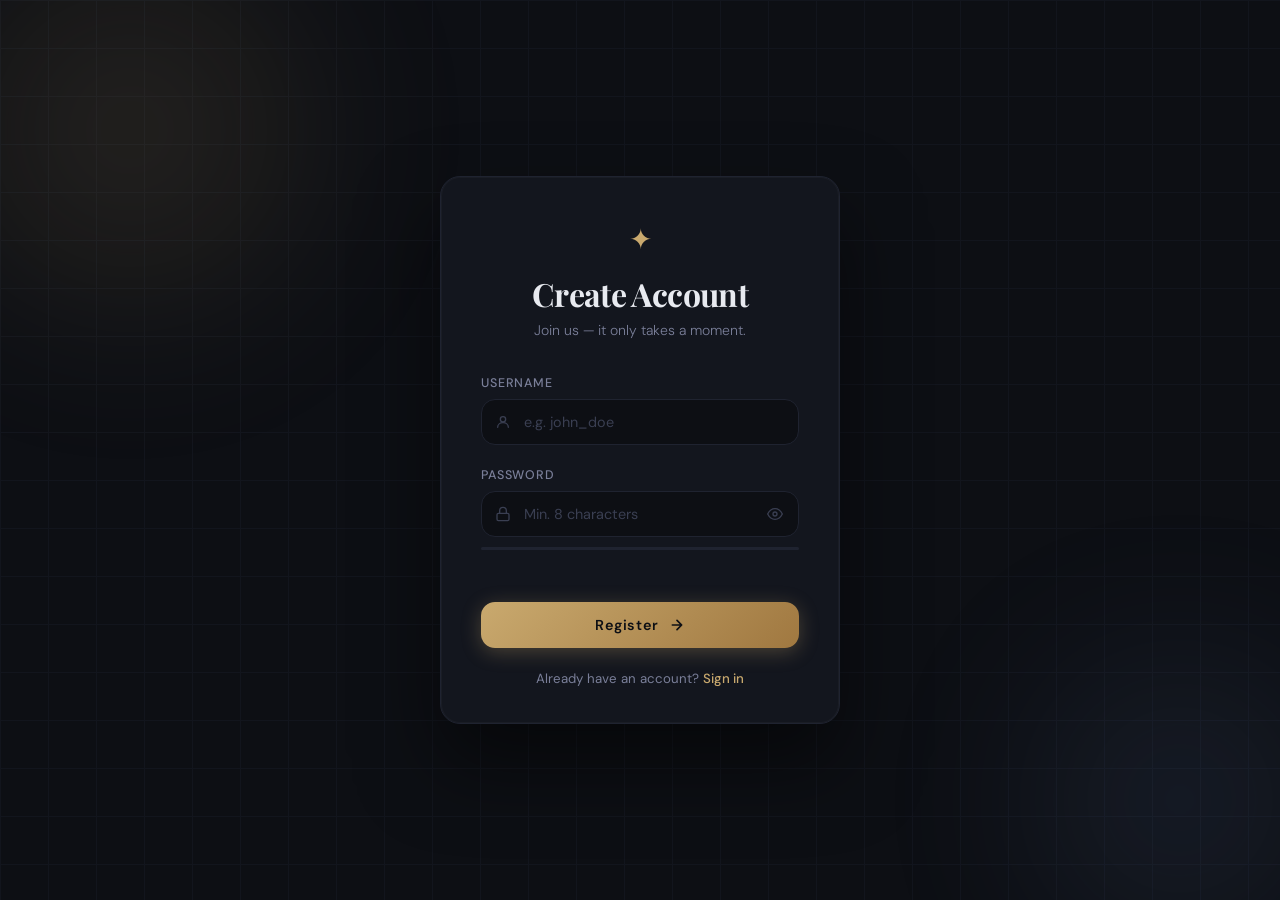
<file: WebPages/components/services/HTTP/pages/index.html>
<!DOCTYPE html>
<html lang="en">
<head>
  <meta charset="UTF-8" />
  <meta name="viewport" content="width=device-width, initial-scale=1.0"/>
  <title>Register</title>
  <link rel="preconnect" href="https://fonts.googleapis.com">
  <link href="https://fonts.googleapis.com/css2?family=Playfair+Display:wght@700&family=DM+Sans:wght@300;400;500&display=swap" rel="stylesheet">
  <link rel="stylesheet" href="style.css" />
</head>
<body>

  <div class="bg-grid"></div>
  <div class="blob blob-1"></div>
  <div class="blob blob-2"></div>

  <main class="card-wrapper">
    <div class="card">

      <div class="card-header">
        <div class="logo-mark">✦</div>
        <h1>Create Account</h1>
        <p class="subtitle">Join us — it only takes a moment.</p>
      </div>

      <form class="form" novalidate>

        <div class="field">
          <label for="username">Username</label>
          <div class="input-wrap">
            <span class="icon">
              <svg xmlns="http://www.w3.org/2000/svg" width="16" height="16" viewBox="0 0 24 24" fill="none"
                stroke="currentColor" stroke-width="2" stroke-linecap="round" stroke-linejoin="round">
                <circle cx="12" cy="8" r="4"/><path d="M4 20c0-4 3.6-7 8-7s8 3 8 7"/>
              </svg>
            </span>
            <input type="text" id="username" name="username" placeholder="e.g. john_doe" autocomplete="username" required />
          </div>
        </div>

        <div class="field">
          <label for="password">Password</label>
          <div class="input-wrap">
            <span class="icon">
              <svg xmlns="http://www.w3.org/2000/svg" width="16" height="16" viewBox="0 0 24 24" fill="none"
                stroke="currentColor" stroke-width="2" stroke-linecap="round" stroke-linejoin="round">
                <rect x="3" y="11" width="18" height="11" rx="2"/><path d="M7 11V7a5 5 0 0 1 10 0v4"/>
              </svg>
            </span>
            <input type="password" id="password" name="password" placeholder="Min. 8 characters" autocomplete="new-password" required />
            <button type="button" class="toggle-pw" aria-label="Toggle password visibility" onclick="togglePassword()">
              <svg id="eye-icon" xmlns="http://www.w3.org/2000/svg" width="16" height="16" viewBox="0 0 24 24" fill="none"
                stroke="currentColor" stroke-width="2" stroke-linecap="round" stroke-linejoin="round">
                <path d="M1 12s4-8 11-8 11 8 11 8-4 8-11 8-11-8-11-8z"/><circle cx="12" cy="12" r="3"/>
              </svg>
            </button>
          </div>
          <div class="strength-bar">
            <div class="strength-fill" id="strength-fill"></div>
          </div>
          <span class="strength-label" id="strength-label"></span>
        </div>

        <button type="submit" class="btn-submit">
          <span>Register</span>
          <svg xmlns="http://www.w3.org/2000/svg" width="16" height="16" viewBox="0 0 24 24" fill="none"
            stroke="currentColor" stroke-width="2.5" stroke-linecap="round" stroke-linejoin="round">
            <path d="M5 12h14M12 5l7 7-7 7"/>
          </svg>
        </button>

      </form>

      <p class="login-link">Already have an account? <a href="signin.html">Sign in</a></p>

    </div>
  </main>

  <script>
    function togglePassword() {
      const input = document.getElementById('password');
      const icon = document.getElementById('eye-icon');
      if (input.type === 'password') {
        input.type = 'text';
        icon.innerHTML = `<path d="M17.94 17.94A10.07 10.07 0 0 1 12 20c-7 0-11-8-11-8a18.45 18.45 0 0 1 5.06-5.94"/>
          <path d="M9.9 4.24A9.12 9.12 0 0 1 12 4c7 0 11 8 11 8a18.5 18.5 0 0 1-2.16 3.19"/>
          <line x1="1" y1="1" x2="23" y2="23"/>`;
      } else {
        input.type = 'password';
        icon.innerHTML = `<path d="M1 12s4-8 11-8 11 8 11 8-4 8-11 8-11-8-11-8z"/><circle cx="12" cy="12" r="3"/>`;
      }
    }

    document.getElementById('password').addEventListener('input', function () {
      const val = this.value;
      const fill = document.getElementById('strength-fill');
      const label = document.getElementById('strength-label');
      let score = 0;
      if (val.length >= 8) score++;
      if (/[A-Z]/.test(val)) score++;
      if (/[0-9]/.test(val)) score++;
      if (/[^A-Za-z0-9]/.test(val)) score++;

      const levels = ['', 'Weak', 'Fair', 'Good', 'Strong'];
      const colors = ['', '#e05252', '#e09052', '#d4c14a', '#52b788'];
      const widths = ['0%', '25%', '50%', '75%', '100%'];

      fill.style.width = val ? widths[score] : '0%';
      fill.style.background = colors[score];
      label.textContent = val ? levels[score] : '';
      label.style.color = colors[score];
    });
  </script>

</body>
</html>
</file>
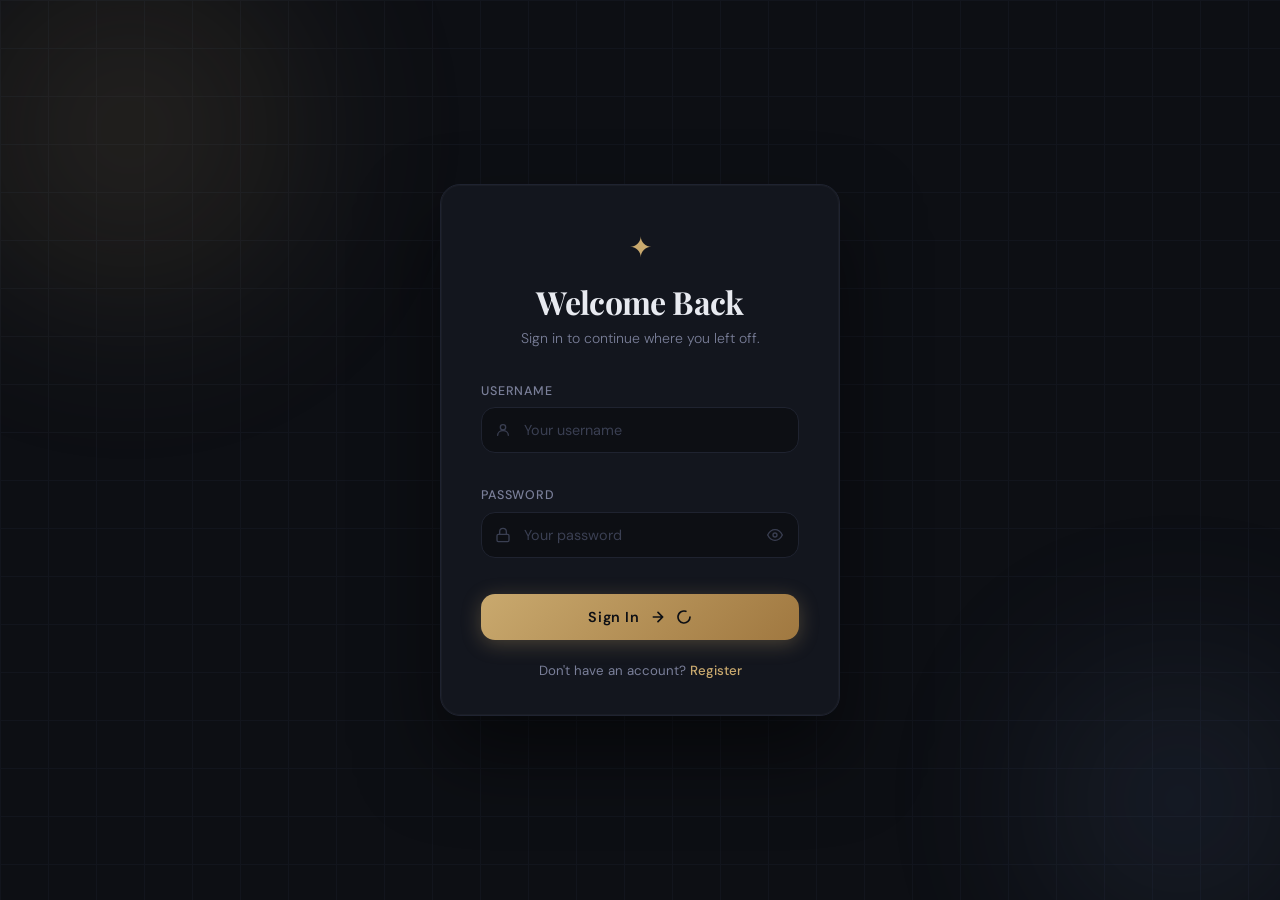
<file: WebPages/components/services/HTTP/pages/signin.html>
<!DOCTYPE html>
<html lang="en">
<head>
  <meta charset="UTF-8" />
  <meta name="viewport" content="width=device-width, initial-scale=1.0"/>
  <title>Sign In</title>
  <link rel="preconnect" href="https://fonts.googleapis.com">
  <link href="https://fonts.googleapis.com/css2?family=Playfair+Display:wght@700&family=DM+Sans:wght@300;400;500&display=swap" rel="stylesheet">
  <link rel="stylesheet" href="style.css" />
</head>
<body>

  <div class="bg-grid"></div>
  <div class="blob blob-1"></div>
  <div class="blob blob-2"></div>

  <main class="card-wrapper">
    <div class="card">

      <div class="card-header">
        <div class="logo-mark">✦</div>
        <h1>Welcome Back</h1>
        <p class="subtitle">Sign in to continue where you left off.</p>
      </div>

      <form class="form" id="signin-form" novalidate>

        <div class="field">
          <label for="username">Username</label>
          <div class="input-wrap">
            <span class="icon">
              <svg xmlns="http://www.w3.org/2000/svg" width="16" height="16" viewBox="0 0 24 24" fill="none"
                stroke="currentColor" stroke-width="2" stroke-linecap="round" stroke-linejoin="round">
                <circle cx="12" cy="8" r="4"/><path d="M4 20c0-4 3.6-7 8-7s8 3 8 7"/>
              </svg>
            </span>
            <input type="text" id="username" name="username" placeholder="Your username"
              autocomplete="username" required />
          </div>
          <span class="field-error" id="username-error"></span>
        </div>

        <div class="field">
          <div class="label-row">
            <label for="password">Password</label>
          </div>
          <div class="input-wrap">
            <span class="icon">
              <svg xmlns="http://www.w3.org/2000/svg" width="16" height="16" viewBox="0 0 24 24" fill="none"
                stroke="currentColor" stroke-width="2" stroke-linecap="round" stroke-linejoin="round">
                <rect x="3" y="11" width="18" height="11" rx="2"/><path d="M7 11V7a5 5 0 0 1 10 0v4"/>
              </svg>
            </span>
            <input type="password" id="password" name="password" placeholder="Your password"
              autocomplete="current-password" required />
            <button type="button" class="toggle-pw" aria-label="Toggle password visibility" onclick="togglePassword()">
              <svg id="eye-icon" xmlns="http://www.w3.org/2000/svg" width="16" height="16" viewBox="0 0 24 24" fill="none"
                stroke="currentColor" stroke-width="2" stroke-linecap="round" stroke-linejoin="round">
                <path d="M1 12s4-8 11-8 11 8 11 8-4 8-11 8-11-8-11-8z"/><circle cx="12" cy="12" r="3"/>
              </svg>
            </button>
          </div>
          <span class="field-error" id="password-error"></span>
        </div>

        <button type="submit" class="btn-submit" id="submit-btn">
          <span id="btn-label">Sign In</span>
          <svg id="btn-arrow" xmlns="http://www.w3.org/2000/svg" width="16" height="16" viewBox="0 0 24 24" fill="none"
            stroke="currentColor" stroke-width="2.5" stroke-linecap="round" stroke-linejoin="round">
            <path d="M5 12h14M12 5l7 7-7 7"/>
          </svg>
          <!-- Spinner (hidden by default) -->
          <svg id="btn-spinner" class="spinner hidden" xmlns="http://www.w3.org/2000/svg" width="16" height="16"
            viewBox="0 0 24 24" fill="none" stroke="currentColor" stroke-width="2.5"
            stroke-linecap="round" stroke-linejoin="round">
            <path d="M21 12a9 9 0 1 1-6.219-8.56"/>
          </svg>
        </button>

      </form>

      <p class="login-link">Don't have an account? <a href="index.html">Register</a></p>

    </div>
  </main>

  <script>
    /* ── Toggle password visibility ── */
    function togglePassword() {
      const input = document.getElementById('password');
      const icon  = document.getElementById('eye-icon');
      if (input.type === 'password') {
        input.type = 'text';
        icon.innerHTML = `<path d="M17.94 17.94A10.07 10.07 0 0 1 12 20c-7 0-11-8-11-8a18.45 18.45 0 0 1 5.06-5.94"/>
          <path d="M9.9 4.24A9.12 9.12 0 0 1 12 4c7 0 11 8 11 8a18.5 18.5 0 0 1-2.16 3.19"/>
          <line x1="1" y1="1" x2="23" y2="23"/>`;
      } else {
        input.type = 'password';
        icon.innerHTML = `<path d="M1 12s4-8 11-8 11 8 11 8-4 8-11 8-11-8-11-8z"/><circle cx="12" cy="12" r="3"/>`;
      }
    }

    /* ── Inline validation helpers ── */
    function setError(fieldId, msg) {
      const el = document.getElementById(fieldId + '-error');
      const input = document.getElementById(fieldId);
      if (el) { el.textContent = msg; }
      if (input) { input.classList.toggle('input-invalid', !!msg); }
    }
    function clearErrors() {
      ['username', 'password'].forEach(id => setError(id, ''));
      document.getElementById('error-banner').classList.remove('visible');
    }

    /* ── Live clear on typing ── */
    ['username', 'password'].forEach(id => {
      document.getElementById(id).addEventListener('input', () => setError(id, ''));
    });

    /* ── Form submit ── */
    document.getElementById('signin-form').addEventListener('submit', function (e) {
      e.preventDefault();
      clearErrors();

      const username = document.getElementById('username').value.trim();
      const password = document.getElementById('password').value;
      let valid = true;

      if (!username) {
        setError('username', 'Please enter your username.');
        valid = false;
      }
      if (!password) {
        setError('password', 'Please enter your password.');
        valid = false;
      }
      if (!valid) return;

      /* Simulate async sign-in */
      const btn    = document.getElementById('submit-btn');
      const label  = document.getElementById('btn-label');
      const arrow  = document.getElementById('btn-arrow');
      const spinner = document.getElementById('btn-spinner');

      btn.disabled = true;
      label.textContent = 'Signing in…';
      arrow.classList.add('hidden');
      spinner.classList.remove('hidden');

      setTimeout(() => {
        btn.disabled = false;
        label.textContent = 'Sign In';
        arrow.classList.remove('hidden');
        spinner.classList.add('hidden');

        /* Demo: show error banner to illustrate the state */
        document.getElementById('error-banner').classList.add('visible');
      }, 1800);
    });
  </script>

</body>
</html>
</file>
<file: WebPages/components/services/HTTP/pages/style.css>
/* ── Variables ───────────────────────────────── */
:root {
  --bg:        #0d0f14;
  --surface:   #13161e;
  --border:    #1f2330;
  --muted:     #3a3f52;
  --text:      #e8eaf0;
  --text-soft: #7a7f99;
  --accent:    #c9a96e;
  --accent-dim:#7a5e30;
  --radius:    14px;
  --font-head: 'Playfair Display', serif;
  --font-body: 'DM Sans', sans-serif;
}

/* ── Reset ───────────────────────────────────── */
*, *::before, *::after { box-sizing: border-box; margin: 0; padding: 0; }

/* ── Base ────────────────────────────────────── */
body {
  font-family: var(--font-body);
  background: var(--bg);
  color: var(--text);
  min-height: 100vh;
  display: flex;
  align-items: center;
  justify-content: center;
  overflow: hidden;
  position: relative;
}

/* ── Background grid ─────────────────────────── */
.bg-grid {
  position: fixed;
  inset: 0;
  background-image:
    linear-gradient(var(--border) 1px, transparent 1px),
    linear-gradient(90deg, var(--border) 1px, transparent 1px);
  background-size: 48px 48px;
  opacity: 0.35;
  pointer-events: none;
}

/* ── Ambient blobs ───────────────────────────── */
.blob {
  position: fixed;
  border-radius: 50%;
  filter: blur(90px);
  pointer-events: none;
  opacity: 0.18;
}
.blob-1 {
  width: 500px; height: 500px;
  background: radial-gradient(circle, #c9a96e, transparent 70%);
  top: -120px; left: -120px;
  animation: float 10s ease-in-out infinite alternate;
}
.blob-2 {
  width: 400px; height: 400px;
  background: radial-gradient(circle, #6e8ec9, transparent 70%);
  bottom: -100px; right: -100px;
  animation: float 13s ease-in-out infinite alternate-reverse;
}
@keyframes float {
  from { transform: translate(0, 0); }
  to   { transform: translate(30px, 30px); }
}

/* ── Card wrapper ────────────────────────────── */
.card-wrapper {
  position: relative;
  z-index: 10;
  width: 100%;
  max-width: 440px;
  padding: 20px;
  animation: rise 0.7s cubic-bezier(.22,.68,0,1.2) both;
}
@keyframes rise {
  from { opacity: 0; transform: translateY(28px) scale(0.97); }
  to   { opacity: 1; transform: none; }
}

/* ── Card ────────────────────────────────────── */
.card {
  background: var(--surface);
  border: 1px solid var(--border);
  border-radius: 20px;
  padding: 44px 40px 36px;
  box-shadow:
    0 0 0 1px rgba(255,255,255,0.03) inset,
    0 40px 80px rgba(0,0,0,0.5);
}

/* ── Header ──────────────────────────────────── */
.card-header {
  text-align: center;
  margin-bottom: 36px;
}
.logo-mark {
  font-size: 28px;
  color: var(--accent);
  display: block;
  margin-bottom: 14px;
  animation: spin-in 0.8s ease both 0.2s;
}
@keyframes spin-in {
  from { opacity: 0; transform: rotate(-90deg) scale(0.5); }
  to   { opacity: 1; transform: none; }
}
h1 {
  font-family: var(--font-head);
  font-size: 2rem;
  font-weight: 700;
  letter-spacing: -0.02em;
  color: var(--text);
}
.subtitle {
  margin-top: 6px;
  font-size: 0.875rem;
  color: var(--text-soft);
  font-weight: 300;
}

/* ── Form ────────────────────────────────────── */
.form {
  display: flex;
  flex-direction: column;
  gap: 22px;
}

/* ── Field ───────────────────────────────────── */
.field {
  display: flex;
  flex-direction: column;
  gap: 8px;
}
label {
  font-size: 0.78rem;
  font-weight: 500;
  letter-spacing: 0.07em;
  text-transform: uppercase;
  color: var(--text-soft);
}

/* ── Input wrap ──────────────────────────────── */
.input-wrap {
  position: relative;
  display: flex;
  align-items: center;
}
.icon {
  position: absolute;
  left: 14px;
  color: var(--muted);
  display: flex;
  pointer-events: none;
  transition: color 0.2s;
}
input {
  width: 100%;
  padding: 13px 14px 13px 42px;
  background: var(--bg);
  border: 1px solid var(--border);
  border-radius: var(--radius);
  color: var(--text);
  font-family: var(--font-body);
  font-size: 0.9rem;
  outline: none;
  transition: border-color 0.2s, box-shadow 0.2s;
}
input::placeholder { color: var(--muted); }
input:focus {
  border-color: var(--accent-dim);
  box-shadow: 0 0 0 3px rgba(201,169,110,0.12);
}
input:focus + .icon,
.input-wrap:focus-within .icon { color: var(--accent); }

/* ── Toggle password ─────────────────────────── */
.toggle-pw {
  position: absolute;
  right: 12px;
  background: none;
  border: none;
  cursor: pointer;
  color: var(--muted);
  display: flex;
  padding: 4px;
  transition: color 0.2s;
}
.toggle-pw:hover { color: var(--accent); }

/* ── Strength bar ────────────────────────────── */
.strength-bar {
  height: 3px;
  background: var(--border);
  border-radius: 99px;
  overflow: hidden;
  margin-top: 2px;
}
.strength-fill {
  height: 100%;
  width: 0%;
  border-radius: 99px;
  transition: width 0.4s ease, background 0.4s ease;
}
.strength-label {
  font-size: 0.72rem;
  font-weight: 500;
  letter-spacing: 0.04em;
  height: 16px;
  display: block;
}

/* ── Submit button ───────────────────────────── */
.btn-submit {
  margin-top: 6px;
  display: flex;
  align-items: center;
  justify-content: center;
  gap: 10px;
  padding: 14px 24px;
  background: linear-gradient(135deg, #c9a96e 0%, #a07840 100%);
  color: #0d0f14;
  border: none;
  border-radius: var(--radius);
  font-family: var(--font-body);
  font-size: 0.9rem;
  font-weight: 600;
  letter-spacing: 0.04em;
  cursor: pointer;
  transition: opacity 0.2s, transform 0.15s, box-shadow 0.2s;
  box-shadow: 0 4px 20px rgba(201,169,110,0.3);
}
.btn-submit:hover {
  opacity: 0.9;
  transform: translateY(-1px);
  box-shadow: 0 8px 28px rgba(201,169,110,0.4);
}
.btn-submit:active {
  transform: translateY(0);
  box-shadow: none;
}
.btn-submit svg { flex-shrink: 0; }

/* ── Sign-in link ────────────────────────────── */
.login-link {
  margin-top: 22px;
  text-align: center;
  font-size: 0.83rem;
  color: var(--text-soft);
}
.login-link a {
  color: var(--accent);
  text-decoration: none;
  font-weight: 500;
  transition: opacity 0.2s;
}
.login-link a:hover { opacity: 0.75; }

/* ── Responsive ──────────────────────────────── */
@media (max-width: 480px) {
  .card { padding: 32px 24px 28px; }
  h1 { font-size: 1.65rem; }
}
</file>
